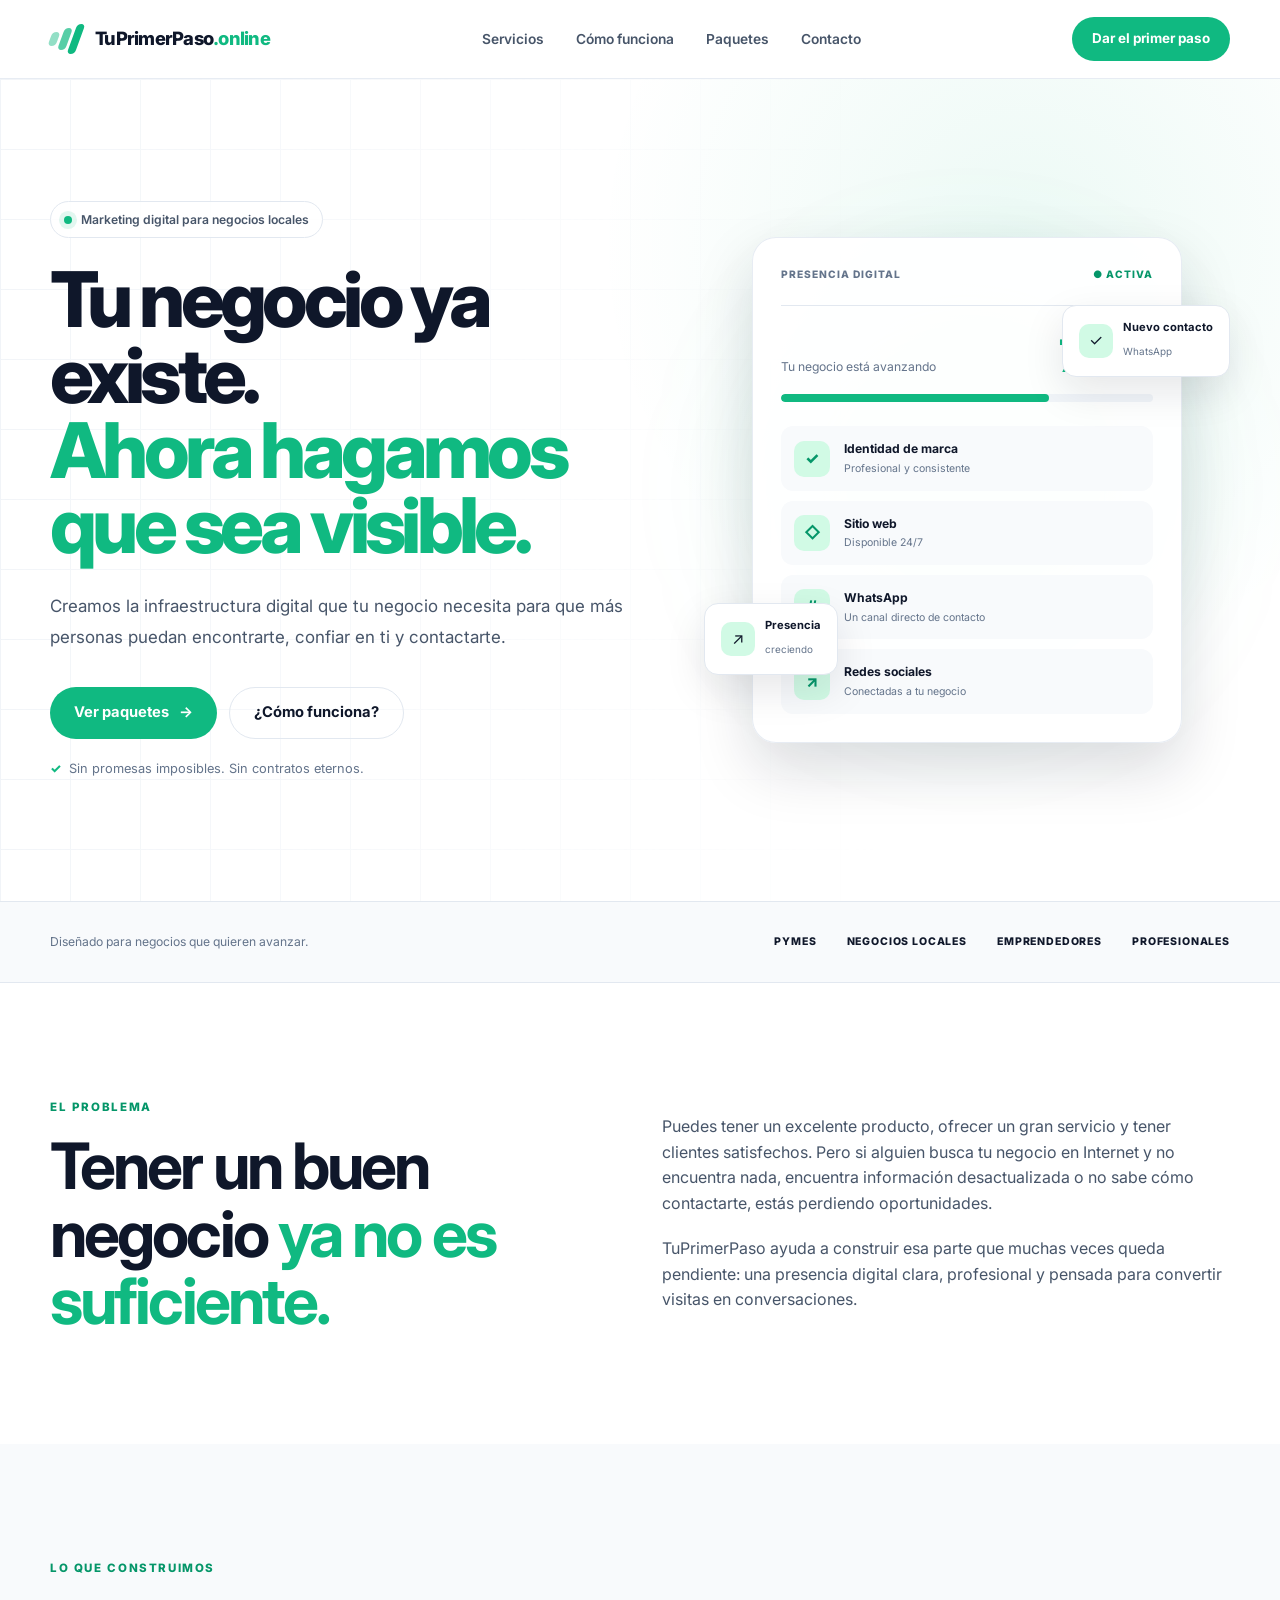
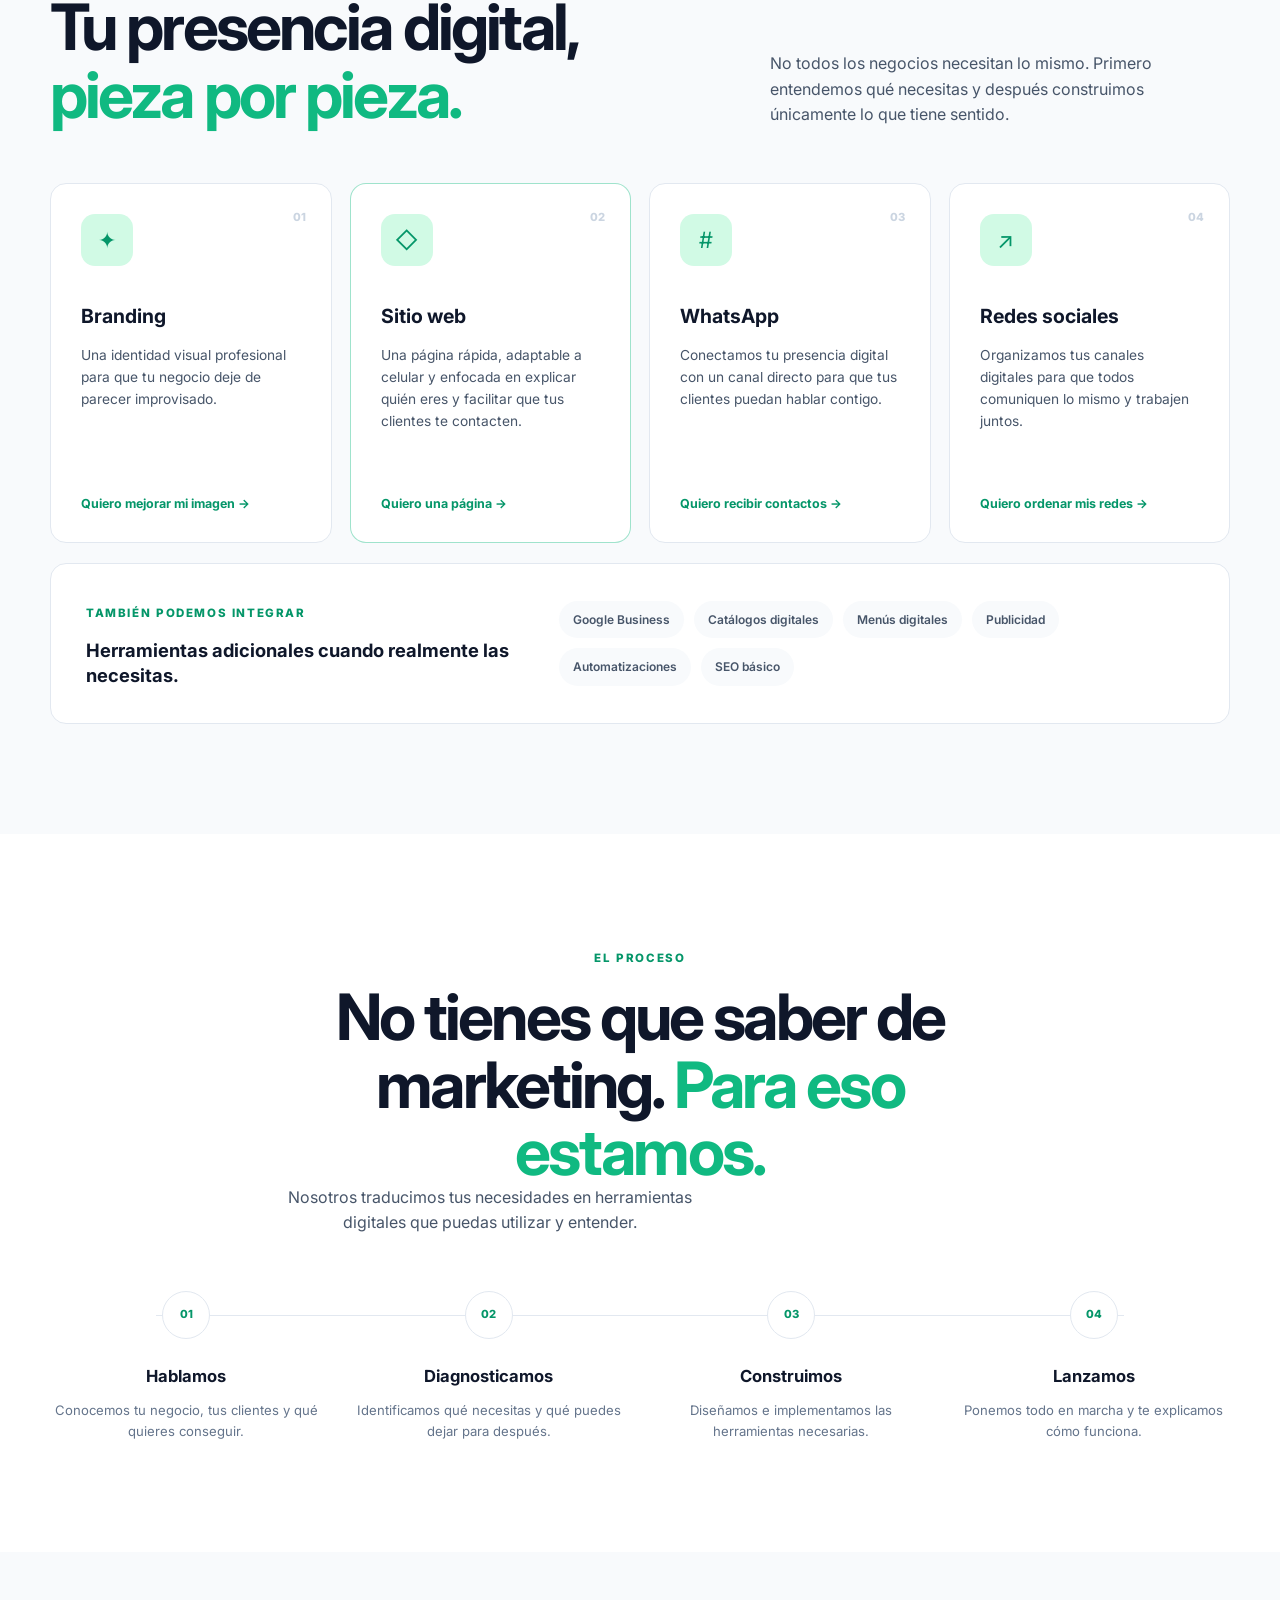
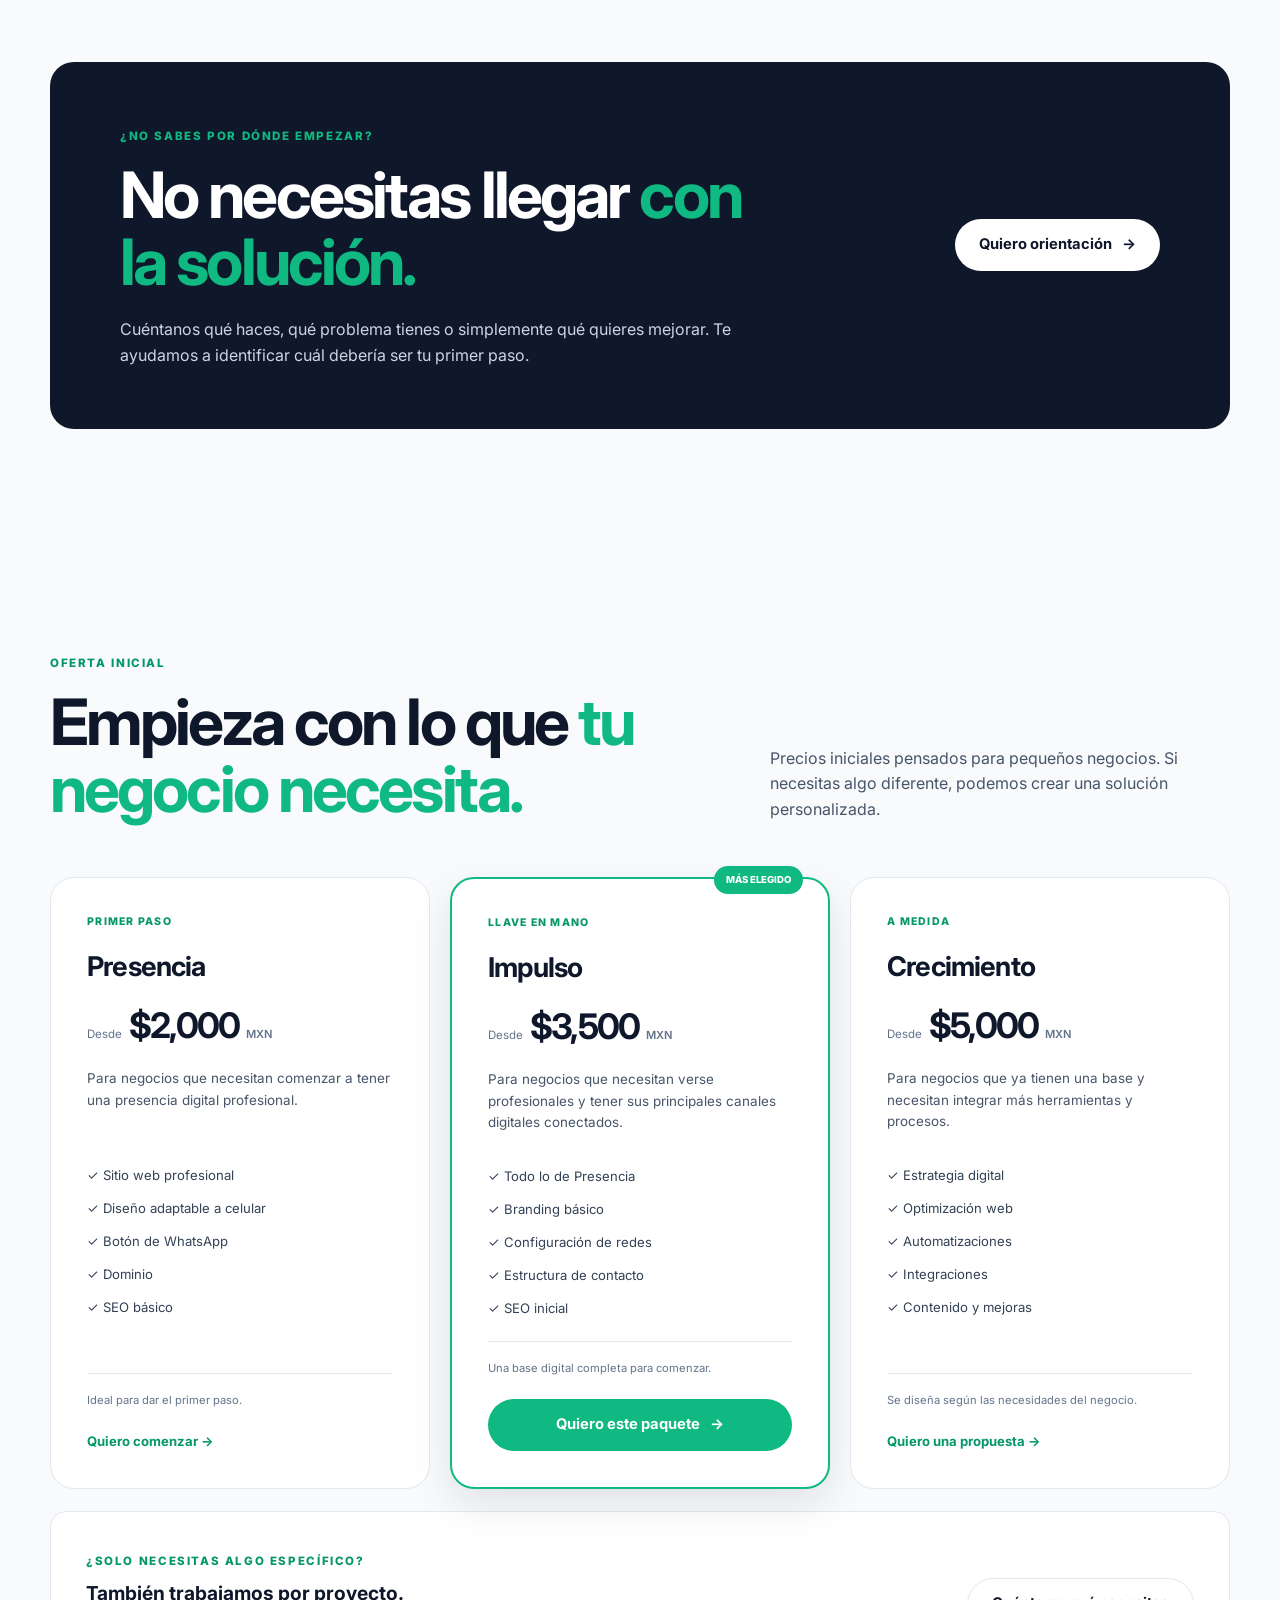
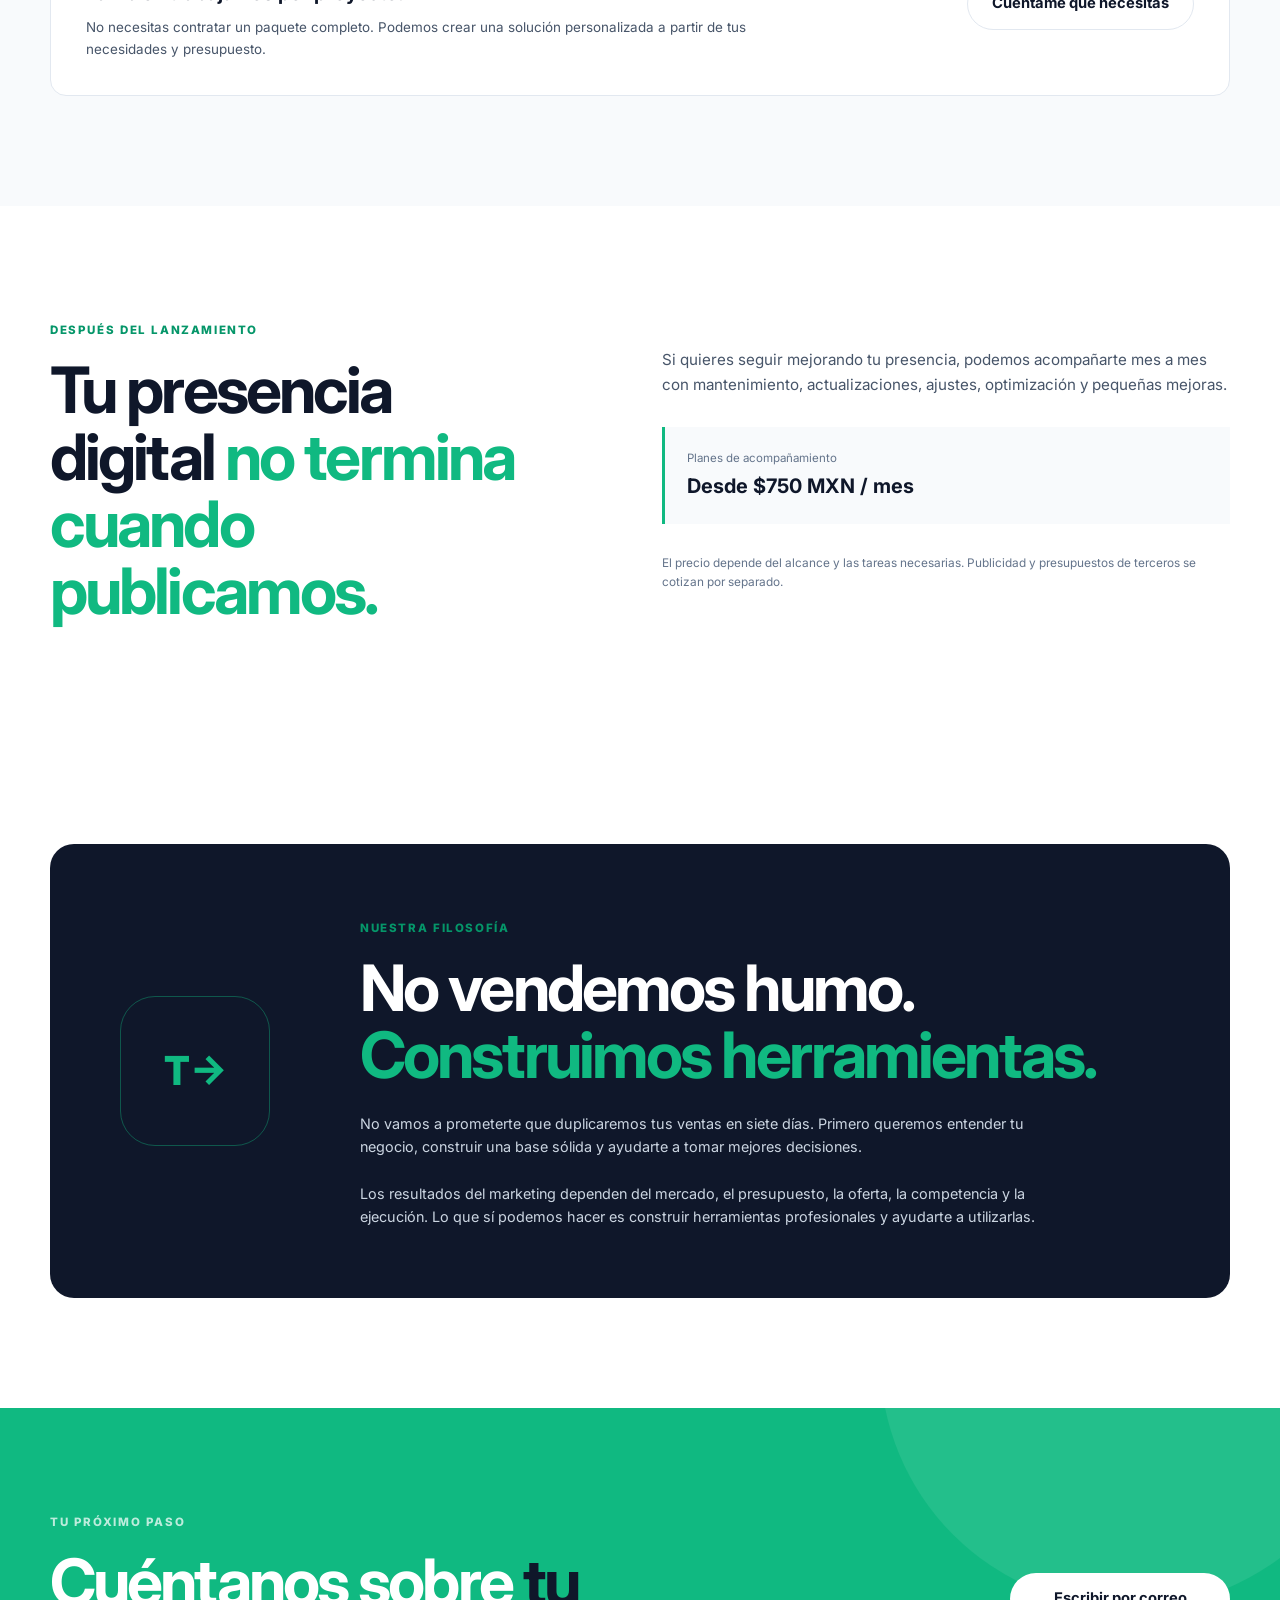
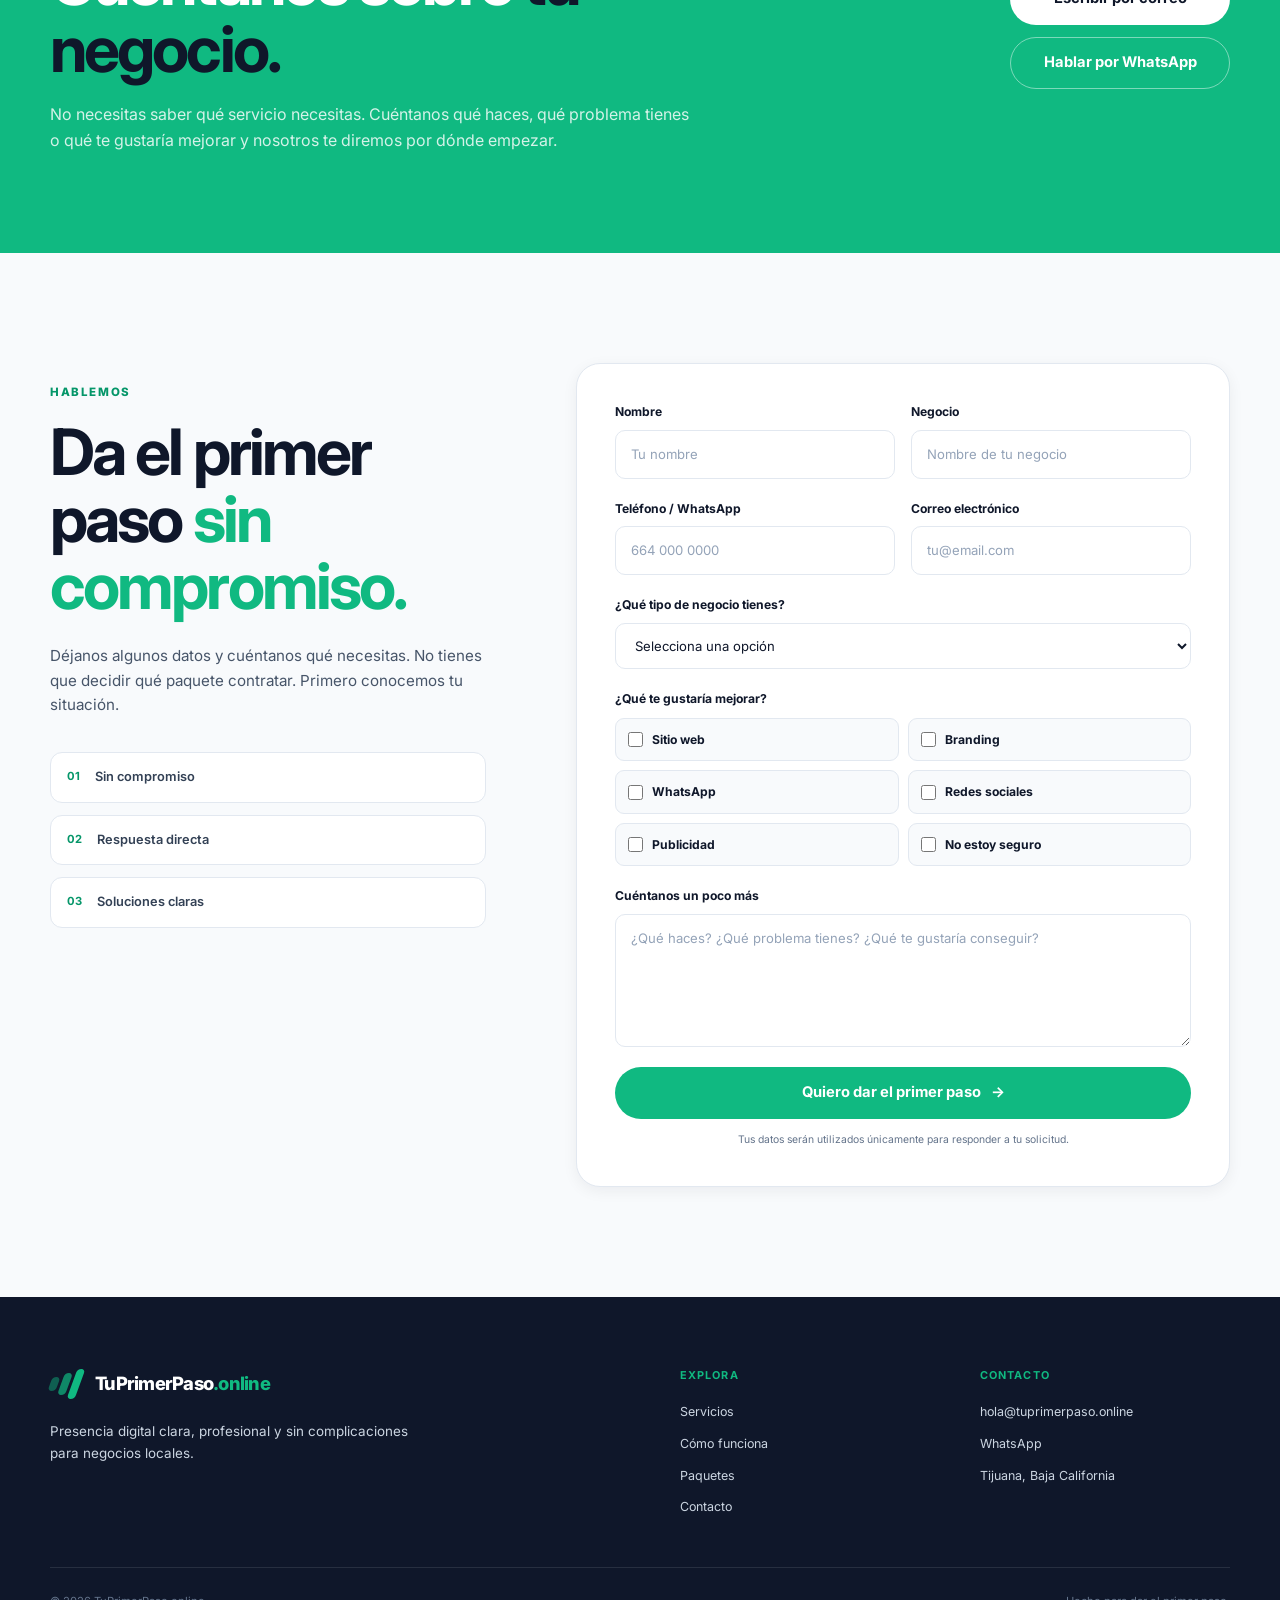
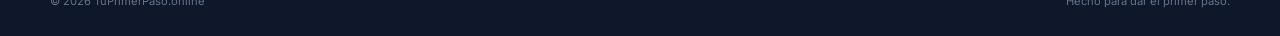
<file: index.html>
<!DOCTYPE html>
<html lang="es">
<head>
    <meta charset="UTF-8">

    <meta
        name="viewport"
        content="width=device-width, initial-scale=1.0"
    >

    <title>TuPrimerPaso.online | Marketing digital para negocios locales</title>

    <meta
        name="description"
        content="Ayudamos a negocios locales a construir una presencia digital profesional con páginas web, branding, WhatsApp, redes sociales y herramientas para conseguir clientes."
    >

    <meta
        name="keywords"
        content="marketing digital Tijuana, páginas web Tijuana, diseño web Tijuana, branding Tijuana, redes sociales Tijuana, WhatsApp para negocios"
    >

    <meta name="author" content="TuPrimerPaso.online">

    <meta
        property="og:title"
        content="TuPrimerPaso.online | Haz visible tu negocio"
    >

    <meta
        property="og:description"
        content="Construimos la infraestructura digital que tu negocio necesita para que más personas puedan encontrarte, confiar en ti y contactarte."
    >

    <meta
        property="og:url"
        content="https://tuprimerpaso.online"
    >

    <meta
        property="og:site_name"
        content="TuPrimerPaso.online"
    >

    <link rel="preconnect" href="https://fonts.googleapis.com">

    <link
        rel="preconnect"
        href="https://fonts.gstatic.com"
        crossorigin
    >

    <link
        href="https://fonts.googleapis.com/css2?family=Inter:wght@400;500;600;700;800&display=swap"
        rel="stylesheet"
    >

    <link rel="stylesheet" href="css/styles.css">
</head>

<body>

    <!-- =====================================================
         HEADER
         ===================================================== -->

    <header class="header">

        <div class="container nav">

            <a href="#inicio" class="logo" aria-label="TuPrimerPaso.online">

                <div class="logo-mark" aria-hidden="true">
                    <span></span>
                    <span></span>
                    <span></span>
                </div>

                <div class="logo-text">
                    TuPrimerPaso<span>.online</span>
                </div>

            </a>

            <nav class="nav-links" id="navLinks">

                <a href="#servicios">Servicios</a>
                <a href="#proceso">Cómo funciona</a>
                <a href="#paquetes">Paquetes</a>
                <a href="#contacto">Contacto</a>

            </nav>

            <a
                href="#contacto"
                class="btn btn-small"
            >
                Dar el primer paso
            </a>

            <button
                class="menu-toggle"
                id="menuToggle"
                aria-label="Abrir menú"
                aria-expanded="false"
                type="button"
            >
                ☰
            </button>

        </div>

    </header>


    <main id="inicio">

        <!-- =====================================================
             HERO
             ===================================================== -->

        <section class="hero">

            <div class="hero-grid"></div>

            <div class="container hero-content">

                <div class="hero-copy">

                    <div class="eyebrow">
                        <span class="status-dot"></span>
                        Marketing digital para negocios locales
                    </div>

                    <h1>
                        Tu negocio ya existe.
                        <span>Ahora hagamos que sea visible.</span>
                    </h1>

                    <p class="hero-description">
                        Creamos la infraestructura digital que tu negocio
                        necesita para que más personas puedan encontrarte,
                        confiar en ti y contactarte.
                    </p>

                    <div class="hero-actions">

                        <a
                            href="#paquetes"
                            class="btn"
                        >
                            Ver paquetes
                            <span>→</span>
                        </a>

                        <a
                            href="#proceso"
                            class="btn btn-ghost"
                        >
                            ¿Cómo funciona?
                        </a>

                    </div>

                    <div class="hero-note">
                        <span>✓</span>
                        Sin promesas imposibles. Sin contratos eternos.
                    </div>

                </div>


                <div class="hero-visual">

                    <div class="visual-glow"></div>

                    <div class="dashboard-card">

                        <div class="dashboard-top">
                            <span>PRESENCIA DIGITAL</span>
                            <span class="dashboard-status">
                                ● ACTIVA
                            </span>
                        </div>

                        <div class="dashboard-score">

                            <div>
                                <span>
                                    Tu negocio está avanzando
                                </span>
                            </div>

                            <strong>72%</strong>

                        </div>

                        <div class="progress">
                            <div class="progress-fill"></div>
                        </div>

                        <div class="dashboard-items">

                            <div class="dashboard-item">

                                <div class="item-icon">
                                    ✓
                                </div>

                                <div>
                                    <strong>Identidad de marca</strong>
                                    <small>Profesional y consistente</small>
                                </div>

                            </div>

                            <div class="dashboard-item">

                                <div class="item-icon">
                                    ◇
                                </div>

                                <div>
                                    <strong>Sitio web</strong>
                                    <small>Disponible 24/7</small>
                                </div>

                            </div>

                            <div class="dashboard-item">

                                <div class="item-icon">
                                    #
                                </div>

                                <div>
                                    <strong>WhatsApp</strong>
                                    <small>Un canal directo de contacto</small>
                                </div>

                            </div>

                            <div class="dashboard-item">

                                <div class="item-icon">
                                    ↗
                                </div>

                                <div>
                                    <strong>Redes sociales</strong>
                                    <small>Conectadas a tu negocio</small>
                                </div>

                            </div>

                        </div>

                    </div>


                    <div class="floating-card floating-card-one">

                        <span>✓</span>

                        <div>
                            <strong>Nuevo contacto</strong>
                            <small>WhatsApp</small>
                        </div>

                    </div>


                    <div class="floating-card floating-card-two">

                        <span>↗</span>

                        <div>
                            <strong>Presencia</strong>
                            <small>creciendo</small>
                        </div>

                    </div>

                </div>

            </div>

        </section>


        <!-- =====================================================
             TRUST BAR
             ===================================================== -->

        <section class="trust-bar">

            <div class="container trust-content">

                <span>
                    Diseñado para negocios que quieren avanzar.
                </span>

                <div>
                    <span>PYMES</span>
                    <span>NEGOCIOS LOCALES</span>
                    <span>EMPRENDEDORES</span>
                    <span>PROFESIONALES</span>
                </div>

            </div>

        </section>


        <!-- =====================================================
             PROBLEMA
             ===================================================== -->

        <section class="section intro" id="problema">

            <div class="container intro-grid">

                <div>

                    <span class="section-tag">
                        EL PROBLEMA
                    </span>

                    <h2>
                        Tener un buen negocio
                        <span>ya no es suficiente.</span>
                    </h2>

                </div>

                <div class="intro-text">

                    <p>
                        Puedes tener un excelente producto, ofrecer un
                        gran servicio y tener clientes satisfechos.
                        Pero si alguien busca tu negocio en Internet y
                        no encuentra nada, encuentra información
                        desactualizada o no sabe cómo contactarte,
                        estás perdiendo oportunidades.
                    </p>

                    <p>
                        TuPrimerPaso ayuda a construir esa parte que
                        muchas veces queda pendiente: una presencia
                        digital clara, profesional y pensada para
                        convertir visitas en conversaciones.
                    </p>

                </div>

            </div>

        </section>


        <!-- =====================================================
             SERVICIOS
             ===================================================== -->

        <section class="section services" id="servicios">

            <div class="container">

                <div class="section-heading">

                    <div>

                        <span class="section-tag">
                            LO QUE CONSTRUIMOS
                        </span>

                        <h2>
                            Tu presencia digital,
                            <span>pieza por pieza.</span>
                        </h2>

                    </div>

                    <p>
                        No todos los negocios necesitan lo mismo.
                        Primero entendemos qué necesitas y después
                        construimos únicamente lo que tiene sentido.
                    </p>

                </div>


                <div class="services-grid">

                    <article class="service-card">

                        <span class="service-number">01</span>

                        <div class="service-icon">
                            ✦
                        </div>

                        <h3>Branding</h3>

                        <p>
                            Una identidad visual profesional para que
                            tu negocio deje de parecer improvisado.
                        </p>

                        <a href="#contacto">
                            Quiero mejorar mi imagen →
                        </a>

                    </article>


                    <article class="service-card featured-service">

                        <span class="service-number">02</span>

                        <div class="service-icon">
                            ◇
                        </div>

                        <h3>Sitio web</h3>

                        <p>
                            Una página rápida, adaptable a celular y
                            enfocada en explicar quién eres y facilitar
                            que tus clientes te contacten.
                        </p>

                        <a href="#contacto">
                            Quiero una página →
                        </a>

                    </article>


                    <article class="service-card">

                        <span class="service-number">03</span>

                        <div class="service-icon">
                            #
                        </div>

                        <h3>WhatsApp</h3>

                        <p>
                            Conectamos tu presencia digital con un canal
                            directo para que tus clientes puedan hablar
                            contigo.
                        </p>

                        <a href="#contacto">
                            Quiero recibir contactos →
                        </a>

                    </article>


                    <article class="service-card">

                        <span class="service-number">04</span>

                        <div class="service-icon">
                            ↗
                        </div>

                        <h3>Redes sociales</h3>

                        <p>
                            Organizamos tus canales digitales para que
                            todos comuniquen lo mismo y trabajen juntos.
                        </p>

                        <a href="#contacto">
                            Quiero ordenar mis redes →
                        </a>

                    </article>

                </div>


                <div class="service-extension">

                    <div>
                        <span class="section-tag">
                            TAMBIÉN PODEMOS INTEGRAR
                        </span>

                        <h3>
                            Herramientas adicionales cuando realmente
                            las necesitas.
                        </h3>
                    </div>

                    <div class="extension-list">

                        <span>Google Business</span>
                        <span>Catálogos digitales</span>
                        <span>Menús digitales</span>
                        <span>Publicidad</span>
                        <span>Automatizaciones</span>
                        <span>SEO básico</span>

                    </div>

                </div>

            </div>

        </section>


        <!-- =====================================================
             PROCESO
             ===================================================== -->

        <section class="section process" id="proceso">

            <div class="container">

                <div class="section-heading centered">

                    <span class="section-tag">
                        EL PROCESO
                    </span>

                    <h2>
                        No tienes que saber de marketing.
                        <span>Para eso estamos.</span>
                    </h2>

                    <p>
                        Nosotros traducimos tus necesidades en
                        herramientas digitales que puedas utilizar
                        y entender.
                    </p>

                </div>


                <div class="process-line">

                    <div class="process-step">

                        <div class="step-number">
                            01
                        </div>

                        <h3>Hablamos</h3>

                        <p>
                            Conocemos tu negocio, tus clientes y
                            qué quieres conseguir.
                        </p>

                    </div>


                    <div class="process-step">

                        <div class="step-number">
                            02
                        </div>

                        <h3>Diagnosticamos</h3>

                        <p>
                            Identificamos qué necesitas y qué
                            puedes dejar para después.
                        </p>

                    </div>


                    <div class="process-step">

                        <div class="step-number">
                            03
                        </div>

                        <h3>Construimos</h3>

                        <p>
                            Diseñamos e implementamos las
                            herramientas necesarias.
                        </p>

                    </div>


                    <div class="process-step">

                        <div class="step-number">
                            04
                        </div>

                        <h3>Lanzamos</h3>

                        <p>
                            Ponemos todo en marcha y te explicamos
                            cómo funciona.
                        </p>

                    </div>

                </div>

            </div>

        </section>


        <!-- =====================================================
             DIAGNÓSTICO
             ===================================================== -->

        <section class="section diagnosis">

            <div class="container diagnosis-box">

                <div class="diagnosis-content">

                    <span class="section-tag">
                        ¿NO SABES POR DÓNDE EMPEZAR?
                    </span>

                    <h2>
                        No necesitas llegar
                        <span>con la solución.</span>
                    </h2>

                    <p>
                        Cuéntanos qué haces, qué problema tienes o
                        simplemente qué quieres mejorar. Te ayudamos
                        a identificar cuál debería ser tu primer paso.
                    </p>

                </div>

                <a
                    href="#contacto"
                    class="btn btn-light"
                >
                    Quiero orientación
                    <span>→</span>
                </a>

            </div>

        </section>


        <!-- =====================================================
             PAQUETES
             ===================================================== -->

        <section class="section packages" id="paquetes">

            <div class="container">

                <div class="section-heading">

                    <div>

                        <span class="section-tag">
                            OFERTA INICIAL
                        </span>

                        <h2>
                            Empieza con lo que
                            <span>tu negocio necesita.</span>
                        </h2>

                    </div>

                    <p>
                        Precios iniciales pensados para pequeños
                        negocios. Si necesitas algo diferente,
                        podemos crear una solución personalizada.
                    </p>

                </div>


                <div class="packages-grid">

                    <!-- PRESENCIA -->

                    <article class="package-card">

                        <span class="package-label">
                            PRIMER PASO
                        </span>

                        <h3>Presencia</h3>

                        <div class="package-price">
                            <small>Desde</small>
                            <strong>$2,000</strong>
                            <span>MXN</span>
                        </div>

                        <p>
                            Para negocios que necesitan comenzar
                            a tener una presencia digital profesional.
                        </p>

                        <ul>

                            <li>
                                ✓ Sitio web profesional
                            </li>

                            <li>
                                ✓ Diseño adaptable a celular
                            </li>

                            <li>
                                ✓ Botón de WhatsApp
                            </li>

                            <li>
                                ✓ Dominio
                            </li>

                            <li>
                                ✓ SEO básico
                            </li>

                        </ul>

                        <div class="package-note">
                            Ideal para dar el primer paso.
                        </div>

                        <a
                            href="#contacto"
                            class="package-link"
                        >
                            Quiero comenzar →
                        </a>

                    </article>


                    <!-- IMPULSO -->

                    <article class="package-card package-main">

                        <span class="popular">
                            MÁS ELEGIDO
                        </span>

                        <span class="package-label">
                            LLAVE EN MANO
                        </span>

                        <h3>Impulso</h3>

                        <div class="package-price">
                            <small>Desde</small>
                            <strong>$3,500</strong>
                            <span>MXN</span>
                        </div>

                        <p>
                            Para negocios que necesitan verse
                            profesionales y tener sus principales
                            canales digitales conectados.
                        </p>

                        <ul>

                            <li>
                                ✓ Todo lo de Presencia
                            </li>

                            <li>
                                ✓ Branding básico
                            </li>

                            <li>
                                ✓ Configuración de redes
                            </li>

                            <li>
                                ✓ Estructura de contacto
                            </li>

                            <li>
                                ✓ SEO inicial
                            </li>

                        </ul>

                        <div class="package-note">
                            Una base digital completa para comenzar.
                        </div>

                        <a
                            href="#contacto"
                            class="btn"
                        >
                            Quiero este paquete
                            <span>→</span>
                        </a>

                    </article>


                    <!-- CRECIMIENTO -->

                    <article class="package-card">

                        <span class="package-label">
                            A MEDIDA
                        </span>

                        <h3>Crecimiento</h3>

                        <div class="package-price">
                            <small>Desde</small>
                            <strong>$5,000</strong>
                            <span>MXN</span>
                        </div>

                        <p>
                            Para negocios que ya tienen una base
                            y necesitan integrar más herramientas
                            y procesos.
                        </p>

                        <ul>

                            <li>
                                ✓ Estrategia digital
                            </li>

                            <li>
                                ✓ Optimización web
                            </li>

                            <li>
                                ✓ Automatizaciones
                            </li>

                            <li>
                                ✓ Integraciones
                            </li>

                            <li>
                                ✓ Contenido y mejoras
                            </li>

                        </ul>

                        <div class="package-note">
                            Se diseña según las necesidades del negocio.
                        </div>

                        <a
                            href="#contacto"
                            class="package-link"
                        >
                            Quiero una propuesta →
                        </a>

                    </article>

                </div>


                <!-- SERVICIOS PERSONALIZADOS -->

                <div class="custom-package">

                    <div>

                        <span class="section-tag">
                            ¿SOLO NECESITAS ALGO ESPECÍFICO?
                        </span>

                        <h3>
                            También trabajamos por proyecto.
                        </h3>

                        <p>
                            No necesitas contratar un paquete completo.
                            Podemos crear una solución personalizada
                            a partir de tus necesidades y presupuesto.
                        </p>

                    </div>

                    <a
                        href="#contacto"
                        class="btn btn-ghost"
                    >
                        Cuéntame qué necesitas
                    </a>

                </div>

            </div>

        </section>


        <!-- =====================================================
             ACOMPAÑAMIENTO
             ===================================================== -->

        <section class="section recurring">

            <div class="container recurring-grid">

                <div>

                    <span class="section-tag">
                        DESPUÉS DEL LANZAMIENTO
                    </span>

                    <h2>
                        Tu presencia digital
                        <span>no termina cuando publicamos.</span>
                    </h2>

                </div>

                <div>

                    <p>
                        Si quieres seguir mejorando tu presencia,
                        podemos acompañarte mes a mes con mantenimiento,
                        actualizaciones, ajustes, optimización y
                        pequeñas mejoras.
                    </p>

                    <div class="recurring-price">
                        <span>Planes de acompañamiento</span>
                        <strong>Desde $750 MXN / mes</strong>
                    </div>

                    <p class="small-text">
                        El precio depende del alcance y las tareas
                        necesarias. Publicidad y presupuestos de
                        terceros se cotizan por separado.
                    </p>

                </div>

            </div>

        </section>


        <!-- =====================================================
             FILOSOFÍA
             ===================================================== -->

        <section class="section philosophy">

            <div class="container philosophy-box">

                <div class="philosophy-mark">
                    T→
                </div>

                <div>

                    <span class="section-tag">
                        NUESTRA FILOSOFÍA
                    </span>

                    <h2>
                        No vendemos humo.
                        <span>Construimos herramientas.</span>
                    </h2>

                    <p>
                        No vamos a prometerte que duplicaremos tus ventas
                        en siete días. Primero queremos entender tu negocio,
                        construir una base sólida y ayudarte a tomar mejores
                        decisiones.
                    </p>

                    <p>
                        Los resultados del marketing dependen del mercado,
                        el presupuesto, la oferta, la competencia y la
                        ejecución. Lo que sí podemos hacer es construir
                        herramientas profesionales y ayudarte a utilizarlas.
                    </p>

                </div>

            </div>

        </section>


        <!-- =====================================================
             CTA
             ===================================================== -->

        <section class="cta" id="contacto">

            <div class="container cta-content">

                <div>

                    <span class="section-tag">
                        TU PRÓXIMO PASO
                    </span>

                    <h2>
                        Cuéntanos sobre
                        <span>tu negocio.</span>
                    </h2>

                    <p>
                        No necesitas saber qué servicio necesitas.
                        Cuéntanos qué haces, qué problema tienes o
                        qué te gustaría mejorar y nosotros te diremos
                        por dónde empezar.
                    </p>

                </div>

                <div class="cta-actions">

                    <a
                        href="mailto:hola@tuprimerpaso.online"
                        class="btn btn-light"
                    >
                        Escribir por correo
                    </a>

                    <a
                        href="https://wa.me/526648233555?text=Hola%20TuPrimerPaso%2C%20me%20gustar%C3%ADa%20recibir%20informaci%C3%B3n."
                        target="_blank"
                        rel="noopener noreferrer"
                        class="btn btn-outline-light"
                    >
                        Hablar por WhatsApp
                    </a>

                </div>

            </div>

        </section>


        <!-- =====================================================
             FORMULARIO
             ===================================================== -->

        <section class="section contact-form-section">

            <div class="container contact-grid">

                <div class="contact-copy">

                    <span class="section-tag">
                        HABLEMOS
                    </span>

                    <h2>
                        Da el primer paso
                        <span>sin compromiso.</span>
                    </h2>

                    <p>
                        Déjanos algunos datos y cuéntanos qué necesitas.
                        No tienes que decidir qué paquete contratar.
                        Primero conocemos tu situación.
                    </p>

                    <div class="contact-points">

                        <div>
                            <strong>01</strong>
                            <span>Sin compromiso</span>
                        </div>

                        <div>
                            <strong>02</strong>
                            <span>Respuesta directa</span>
                        </div>

                        <div>
                            <strong>03</strong>
                            <span>Soluciones claras</span>
                        </div>

                    </div>

                </div>


                <form
                    action="https://formsubmit.co/hola@tuprimerpaso.online"
                    method="POST"
                    class="contact-form"
                >

                    <input
                        type="hidden"
                        name="_subject"
                        value="Nuevo prospecto desde TuPrimerPaso.online"
                    >

                    <input
                        type="hidden"
                        name="_captcha"
                        value="true"
                    >

                    <input
                        type="hidden"
                        name="_template"
                        value="table"
                    >

                    <input
                        type="hidden"
                        name="_next"
                        value="https://tuprimerpaso.online/gracias.html"
                    >

                    <div class="form-row">

                        <div class="form-group">

                            <label for="nombre">
                                Nombre
                            </label>

                            <input
                                type="text"
                                id="nombre"
                                name="nombre"
                                placeholder="Tu nombre"
                                required
                            >

                        </div>

                        <div class="form-group">

                            <label for="negocio">
                                Negocio
                            </label>

                            <input
                                type="text"
                                id="negocio"
                                name="negocio"
                                placeholder="Nombre de tu negocio"
                                required
                            >

                        </div>

                    </div>


                    <div class="form-row">

                        <div class="form-group">

                            <label for="telefono">
                                Teléfono / WhatsApp
                            </label>

                            <input
                                type="tel"
                                id="telefono"
                                name="telefono"
                                placeholder="664 000 0000"
                            >

                        </div>

                        <div class="form-group">

                            <label for="correo">
                                Correo electrónico
                            </label>

                            <input
                                type="email"
                                id="correo"
                                name="correo"
                                placeholder="tu@email.com"
                                required
                            >

                        </div>

                    </div>


                    <div class="form-group">

                        <label for="tipo_negocio">
                            ¿Qué tipo de negocio tienes?
                        </label>

                        <select
                            id="tipo_negocio"
                            name="tipo_negocio"
                            required
                        >

                            <option value="">
                                Selecciona una opción
                            </option>

                            <option value="Restaurante">
                                Restaurante / Café
                            </option>

                            <option value="Barberia">
                                Barbería / Salón
                            </option>

                            <option value="Profesional">
                                Profesional independiente
                            </option>

                            <option value="Tienda">
                                Tienda / Comercio
                            </option>

                            <option value="Servicios">
                                Servicios
                            </option>

                            <option value="Industria">
                                Industria
                            </option>

                            <option value="Emprendimiento">
                                Emprendimiento
                            </option>

                            <option value="Otro">
                                Otro
                            </option>

                        </select>

                    </div>


                    <fieldset class="form-group">

                        <legend>
                            ¿Qué te gustaría mejorar?
                        </legend>

                        <div class="checkbox-grid">

                            <label class="checkbox-label">
                                <input
                                    type="checkbox"
                                    name="necesidades"
                                    value="Sitio Web"
                                >
                                <span>Sitio web</span>
                            </label>

                            <label class="checkbox-label">
                                <input
                                    type="checkbox"
                                    name="necesidades"
                                    value="Branding"
                                >
                                <span>Branding</span>
                            </label>

                            <label class="checkbox-label">
                                <input
                                    type="checkbox"
                                    name="necesidades"
                                    value="WhatsApp"
                                >
                                <span>WhatsApp</span>
                            </label>

                            <label class="checkbox-label">
                                <input
                                    type="checkbox"
                                    name="necesidades"
                                    value="Redes Sociales"
                                >
                                <span>Redes sociales</span>
                            </label>

                            <label class="checkbox-label">
                                <input
                                    type="checkbox"
                                    name="necesidades"
                                    value="Publicidad"
                                >
                                <span>Publicidad</span>
                            </label>

                            <label class="checkbox-label">
                                <input
                                    type="checkbox"
                                    name="necesidades"
                                    value="No estoy seguro"
                                >
                                <span>No estoy seguro</span>
                            </label>

                        </div>

                    </fieldset>


                    <div class="form-group">

                        <label for="mensaje">
                            Cuéntanos un poco más
                        </label>

                        <textarea
                            id="mensaje"
                            name="mensaje"
                            rows="5"
                            placeholder="¿Qué haces? ¿Qué problema tienes? ¿Qué te gustaría conseguir?"
                        ></textarea>

                    </div>


                    <button
                        type="submit"
                        class="btn form-submit"
                    >
                        Quiero dar el primer paso
                        <span>→</span>
                    </button>

                    <p class="form-disclaimer">
                        Tus datos serán utilizados únicamente para
                        responder a tu solicitud.
                    </p>

                </form>

            </div>

        </section>

    </main>


    <!-- =====================================================
         FOOTER
         ===================================================== -->

    <footer class="footer">

        <div class="container">

            <div class="footer-grid">

                <div>

                    <a
                        href="#inicio"
                        class="logo footer-logo"
                    >

                        <div class="logo-mark" aria-hidden="true">
                            <span></span>
                            <span></span>
                            <span></span>
                        </div>

                        <div class="logo-text">
                            TuPrimerPaso<span>.online</span>
                        </div>

                    </a>

                    <p>
                        Presencia digital clara, profesional y sin
                        complicaciones para negocios locales.
                    </p>

                </div>


                <div class="footer-links">

                    <div>

                        <strong>EXPLORA</strong>

                        <a href="#servicios">
                            Servicios
                        </a>

                        <a href="#proceso">
                            Cómo funciona
                        </a>

                        <a href="#paquetes">
                            Paquetes
                        </a>

                        <a href="#contacto">
                            Contacto
                        </a>

                    </div>


                    <div>

                        <strong>CONTACTO</strong>

                        <a href="mailto:hola@tuprimerpaso.online">
                            hola@tuprimerpaso.online
                        </a>

                        <a
                            href="https://wa.me/526648233555"
                            target="_blank"
                            rel="noopener noreferrer"
                        >
                            WhatsApp
                        </a>

                        <span>
                            Tijuana, Baja California
                        </span>

                    </div>

                </div>

            </div>


            <div class="footer-bottom">

                <span>
                    © <span id="currentYear"></span>
                    TuPrimerPaso.online
                </span>

                <span>
                    Hecho para dar el primer paso.
                </span>

            </div>

        </div>

    </footer>


    <!-- =====================================================
         JAVASCRIPT
         ===================================================== -->

    <script>

        const menuToggle = document.getElementById("menuToggle");
        const navLinks = document.getElementById("navLinks");

        if (menuToggle && navLinks) {

            menuToggle.addEventListener("click", () => {

                const isOpen =
                    navLinks.classList.toggle("active");

                menuToggle.setAttribute(
                    "aria-expanded",
                    isOpen
                );

                menuToggle.textContent =
                    isOpen ? "×" : "☰";

            });


            navLinks.querySelectorAll("a").forEach(link => {

                link.addEventListener("click", () => {

                    navLinks.classList.remove("active");

                    menuToggle.setAttribute(
                        "aria-expanded",
                        "false"
                    );

                    menuToggle.textContent = "☰";

                });

            });

        }


        const currentYear =
            document.getElementById("currentYear");

        if (currentYear) {
            currentYear.textContent =
                new Date().getFullYear();
        }

    </script>

</body>
</html>
</file>
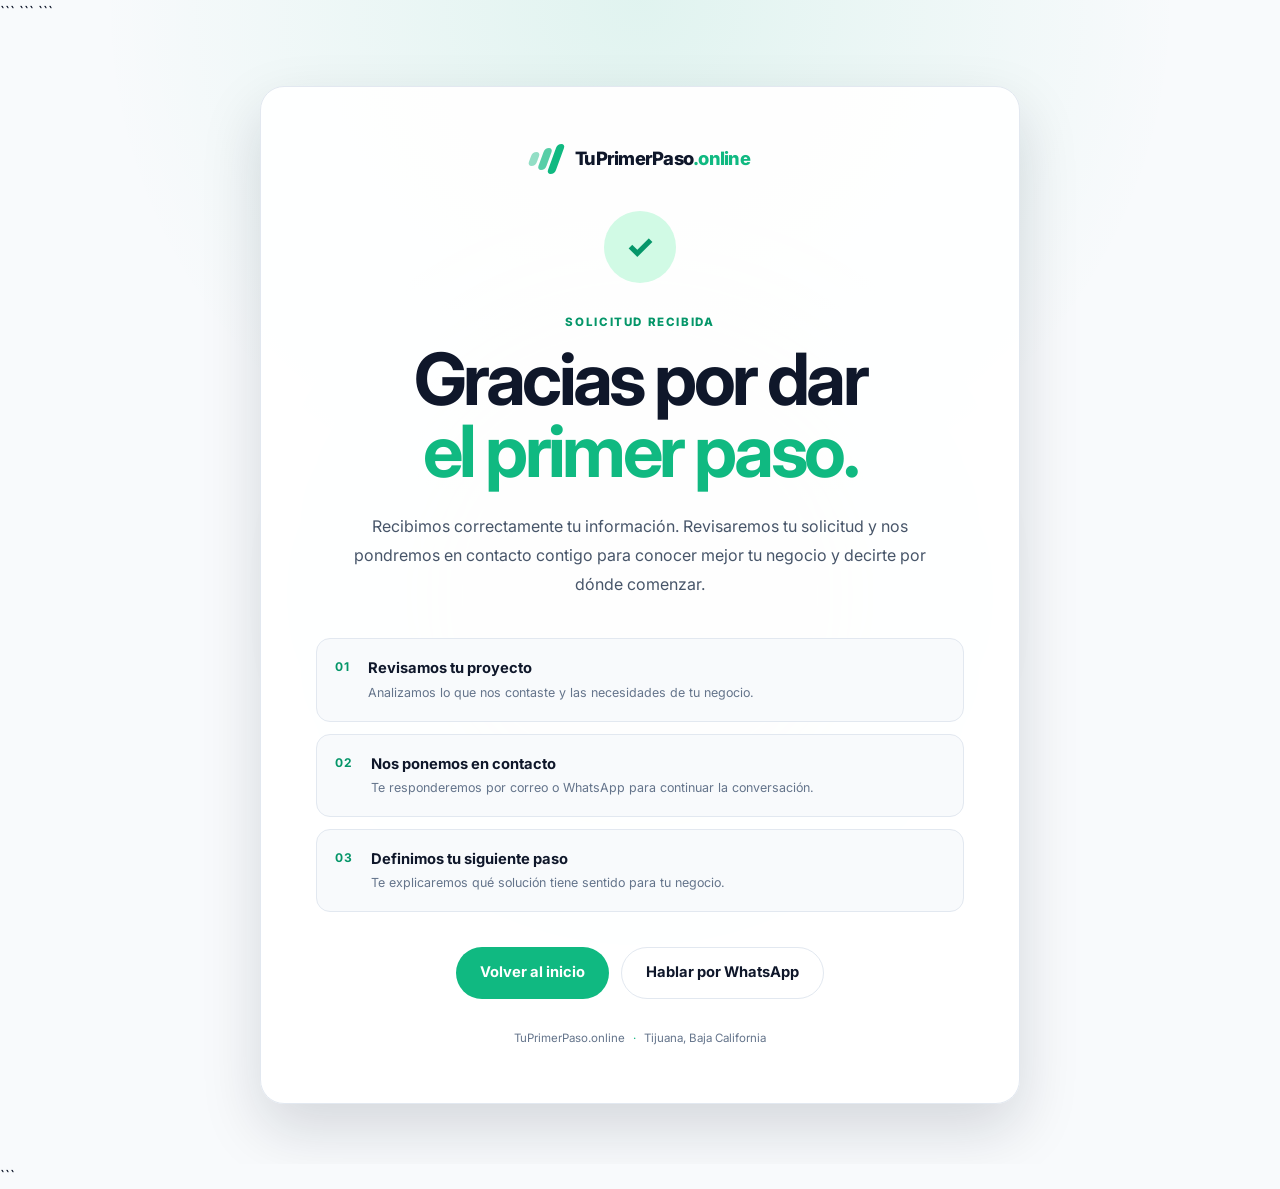
<file: gracias.html>
<!DOCTYPE html>

<html lang="es">
<head>
    <meta charset="UTF-8">

```
<meta
    name="viewport"
    content="width=device-width, initial-scale=1.0"
>

<meta
    name="robots"
    content="noindex, nofollow"
>

<meta
    name="description"
    content="Gracias por contactar a TuPrimerPaso. Nos pondremos en contacto contigo próximamente."
>

<title>
    Gracias | TuPrimerPaso
</title>

<!-- Google Fonts -->
<link rel="preconnect" href="https://fonts.googleapis.com">

<link
    rel="preconnect"
    href="https://fonts.gstatic.com"
    crossorigin
>

<link
    href="https://fonts.googleapis.com/css2?family=Inter:wght@400;500;600;700;800&display=swap"
    rel="stylesheet"
>

<!-- CSS principal -->
<link
    rel="stylesheet"
    href="css/styles.css"
>
```

</head>

<body class="thank-you-page">

```
<main class="thank-you">

    <div class="thank-you-glow"></div>

    <div class="thank-you-card">

        <!-- Logo -->

        <a
            href="index.html"
            class="logo thank-you-logo"
            aria-label="TuPrimerPaso - Inicio"
        >

            <div class="logo-mark">

                <span></span>
                <span></span>
                <span></span>

            </div>

            <div class="logo-text">
                TuPrimerPaso<span>.online</span>
            </div>

        </a>


        <!-- Icono -->

        <div
            class="thank-you-icon"
            aria-hidden="true"
        >
            ✓
        </div>


        <!-- Contenido -->

        <span class="section-tag">
            SOLICITUD RECIBIDA
        </span>

        <h1>
            Gracias por dar
            <span>
                el primer paso.
            </span>
        </h1>

        <p class="thank-you-message">
            Recibimos correctamente tu información.
            Revisaremos tu solicitud y nos pondremos en
            contacto contigo para conocer mejor tu negocio
            y decirte por dónde comenzar.
        </p>


        <!-- Próximos pasos -->

        <div class="thank-you-steps">

            <div class="thank-you-step">

                <strong>
                    01
                </strong>

                <div>
                    <h3>
                        Revisamos tu proyecto
                    </h3>

                    <p>
                        Analizamos lo que nos contaste y
                        las necesidades de tu negocio.
                    </p>
                </div>

            </div>


            <div class="thank-you-step">

                <strong>
                    02
                </strong>

                <div>
                    <h3>
                        Nos ponemos en contacto
                    </h3>

                    <p>
                        Te responderemos por correo o
                        WhatsApp para continuar la conversación.
                    </p>
                </div>

            </div>


            <div class="thank-you-step">

                <strong>
                    03
                </strong>

                <div>
                    <h3>
                        Definimos tu siguiente paso
                    </h3>

                    <p>
                        Te explicaremos qué solución tiene
                        sentido para tu negocio.
                    </p>
                </div>

            </div>

        </div>


        <!-- Acciones -->

        <div class="thank-you-actions">

            <a
                href="index.html"
                class="btn"
            >
                Volver al inicio
            </a>

            <a
                href="https://wa.me/526648233555?text=Hola%2C%20acabo%20de%20enviar%20una%20solicitud%20desde%20TuPrimerPaso.online%20y%20me%20gustar%C3%ADa%20continuar%20la%20conversaci%C3%B3n."
                class="btn btn-ghost"
                target="_blank"
                rel="noopener noreferrer"
            >
                Hablar por WhatsApp
            </a>

        </div>


        <!-- Mensaje final -->

        <p class="thank-you-footer">
            TuPrimerPaso.online
            <span>
                ·
            </span>
            Tijuana, Baja California
        </p>

    </div>

</main>


<!-- JavaScript -->

<script src="js/main.js"></script>
```

</body>
</html>
</file>
<file: css/styles.css>
/* =========================================================
   TuPrimerPaso.online
   Stylesheet principal
   ========================================================= */


/* =========================================================
   VARIABLES
   ========================================================= */

:root {

    --navy: #0f172a;
    --navy-light: #1e293b;

    --emerald: #10b981;
    --emerald-dark: #059669;
    --emerald-light: #d1fae5;

    --white: #ffffff;

    --gray-50: #f8fafc;
    --gray-100: #f1f5f9;
    --gray-200: #e2e8f0;
    --gray-300: #cbd5e1;
    --gray-400: #94a3b8;
    --gray-500: #64748b;
    --gray-600: #475569;
    --gray-700: #334155;

    --shadow-sm:
        0 4px 15px rgba(15, 23, 42, 0.06);

    --shadow-md:
        0 15px 40px rgba(15, 23, 42, 0.10);

    --shadow-lg:
        0 25px 60px rgba(15, 23, 42, 0.15);

    --radius-sm: 10px;
    --radius-md: 16px;
    --radius-lg: 24px;

    --container: 1180px;

    --transition: 0.25s ease;
}


/* =========================================================
   RESET
   ========================================================= */

* {
    margin: 0;
    padding: 0;
    box-sizing: border-box;
}

html {
    scroll-behavior: smooth;
    scroll-padding-top: 90px;
}

body {
    font-family: "Inter", Arial, sans-serif;
    color: var(--navy);
    background: var(--white);
    line-height: 1.6;
    overflow-x: hidden;
}

img {
    max-width: 100%;
    display: block;
}

a {
    color: inherit;
    text-decoration: none;
}

button,
input,
textarea,
select {
    font: inherit;
}

button {
    border: 0;
    cursor: pointer;
}


/* =========================================================
   UTILITIES
   ========================================================= */

.container {
    width: min(100% - 40px, var(--container));
    margin-inline: auto;
}

.section {
    padding: 110px 0;
}

.section-tag {
    display: inline-block;
    margin-bottom: 16px;
    color: var(--emerald-dark);
    font-size: 0.72rem;
    font-weight: 800;
    letter-spacing: 0.14em;
}

.section-heading {
    display: flex;
    justify-content: space-between;
    align-items: flex-end;
    gap: 50px;
    margin-bottom: 55px;
}

.section-heading.centered {
    display: block;
    max-width: 760px;
    margin-inline: auto;
    text-align: center;
}

.section-heading h2,
.intro h2,
.diagnosis h2,
.recurring h2,
.philosophy h2,
.cta h2,
.contact-copy h2 {
    font-size: clamp(2.2rem, 5vw, 4rem);
    line-height: 1.05;
    letter-spacing: -0.045em;
}

.section-heading h2 span,
.intro h2 span,
.diagnosis h2 span,
.recurring h2 span,
.philosophy h2 span,
.cta h2 span,
.contact-copy h2 span {
    color: var(--emerald);
}

.section-heading > p {
    max-width: 460px;
    color: var(--gray-600);
}


/* =========================================================
   BUTTONS
   ========================================================= */

.btn {
    display: inline-flex;
    align-items: center;
    justify-content: center;
    gap: 10px;

    min-height: 52px;
    padding: 0 24px;

    border-radius: 999px;

    background: var(--emerald);
    color: var(--white);

    font-size: 0.92rem;
    font-weight: 700;

    transition:
        transform var(--transition),
        background var(--transition),
        box-shadow var(--transition);
}

.btn:hover {
    background: var(--emerald-dark);
    transform: translateY(-2px);
    box-shadow:
        0 10px 25px rgba(16, 185, 129, 0.25);
}

.btn-small {
    min-height: 44px;
    padding-inline: 20px;
    font-size: 0.84rem;
}

.btn-ghost {
    background: transparent;
    color: var(--navy);
    border: 1px solid var(--gray-200);
}

.btn-ghost:hover {
    background: var(--gray-50);
    color: var(--navy);
    box-shadow: none;
}

.btn-light {
    background: var(--white);
    color: var(--navy);
}

.btn-light:hover {
    background: var(--gray-100);
    color: var(--navy);
}

.btn-outline-light {
    background: transparent;
    border: 1px solid rgba(255, 255, 255, 0.45);
    color: var(--white);
}

.btn-outline-light:hover {
    background: rgba(255, 255, 255, 0.1);
    color: var(--white);
    box-shadow: none;
}


/* =========================================================
   HEADER
   ========================================================= */

.header {
    position: sticky;
    top: 0;
    z-index: 1000;

    width: 100%;

    background: rgba(255, 255, 255, 0.92);
    border-bottom: 1px solid rgba(226, 232, 240, 0.8);

    backdrop-filter: blur(15px);
}

.nav {
    min-height: 78px;

    display: flex;
    align-items: center;
    justify-content: space-between;

    gap: 30px;
}

.logo {
    display: inline-flex;
    align-items: center;
    gap: 11px;

    flex-shrink: 0;
}

.logo-mark {
    width: 34px;
    height: 34px;

    display: flex;
    align-items: center;

    gap: 3px;
}

.logo-mark span {
    display: block;

    width: 8px;

    border-radius: 5px;

    background: var(--emerald);

    transform: skewX(-20deg);
}

.logo-mark span:nth-child(1) {
    height: 14px;
    opacity: 0.45;
}

.logo-mark span:nth-child(2) {
    height: 22px;
    opacity: 0.7;
}

.logo-mark span:nth-child(3) {
    height: 30px;
}

.logo-text {
    font-size: 1.15rem;
    font-weight: 800;
    letter-spacing: -0.04em;
}

.logo-text span {
    color: var(--emerald);
}

.nav-links {
    display: flex;
    align-items: center;
    gap: 32px;
}

.nav-links a {
    position: relative;

    color: var(--gray-600);

    font-size: 0.86rem;
    font-weight: 600;

    transition: color var(--transition);
}

.nav-links a::after {
    content: "";

    position: absolute;

    left: 0;
    bottom: -7px;

    width: 0;
    height: 2px;

    background: var(--emerald);

    transition: width var(--transition);
}

.nav-links a:hover {
    color: var(--navy);
}

.nav-links a:hover::after {
    width: 100%;
}

.menu-toggle {
    display: none;

    width: 44px;
    height: 44px;

    border-radius: 10px;

    background: var(--gray-100);
    color: var(--navy);

    font-size: 1.4rem;
}


/* =========================================================
   HERO
   ========================================================= */

.hero {
    position: relative;

    min-height: calc(100vh - 78px);

    display: flex;
    align-items: center;

    overflow: hidden;

    background:
        radial-gradient(
            circle at 80% 20%,
            rgba(16, 185, 129, 0.08),
            transparent 35%
        ),
        var(--white);
}

.hero-grid {
    position: absolute;
    inset: 0;

    opacity: 0.45;

    background-image:
        linear-gradient(
            var(--gray-200) 1px,
            transparent 1px
        ),
        linear-gradient(
            90deg,
            var(--gray-200) 1px,
            transparent 1px
        );

    background-size: 70px 70px;

    mask-image:
        linear-gradient(
            to right,
            black,
            transparent 70%
        );
}

.hero-content {
    position: relative;
    z-index: 2;

    display: grid;

    grid-template-columns: 1fr 0.9fr;

    align-items: center;

    gap: 70px;

    padding: 90px 0;
}

.hero-copy {
    max-width: 650px;
}

.eyebrow {
    display: inline-flex;
    align-items: center;
    gap: 9px;

    margin-bottom: 24px;
    padding: 8px 13px;

    border: 1px solid var(--gray-200);
    border-radius: 999px;

    background: rgba(255, 255, 255, 0.85);

    color: var(--gray-600);

    font-size: 0.76rem;
    font-weight: 600;
}

.status-dot {
    width: 8px;
    height: 8px;

    border-radius: 50%;

    background: var(--emerald);

    box-shadow:
        0 0 0 5px rgba(16, 185, 129, 0.12);
}

.hero h1 {
    max-width: 700px;

    font-size: clamp(3rem, 6vw, 5.7rem);

    line-height: 0.98;

    letter-spacing: -0.06em;

    font-weight: 800;
}

.hero h1 span {
    display: block;
    color: var(--emerald);
}

.hero-description {
    max-width: 590px;

    margin-top: 28px;

    color: var(--gray-600);

    font-size: 1.06rem;

    line-height: 1.8;
}

.hero-actions {
    display: flex;
    flex-wrap: wrap;

    gap: 12px;

    margin-top: 34px;
}

.hero-note {
    display: flex;
    align-items: center;
    gap: 8px;

    margin-top: 20px;

    color: var(--gray-500);

    font-size: 0.8rem;
}

.hero-note span {
    color: var(--emerald);
    font-weight: 800;
}


/* =========================================================
   HERO VISUAL
   ========================================================= */

.hero-visual {
    position: relative;

    min-height: 530px;

    display: flex;
    align-items: center;
    justify-content: center;
}

.visual-glow {
    position: absolute;

    width: 380px;
    height: 380px;

    border-radius: 50%;

    background: rgba(16, 185, 129, 0.14);

    filter: blur(70px);
}

.dashboard-card {
    position: relative;
    z-index: 2;

    width: min(100%, 430px);

    padding: 28px;

    border: 1px solid rgba(226, 232, 240, 0.8);

    border-radius: var(--radius-lg);

    background: rgba(255, 255, 255, 0.94);

    box-shadow: var(--shadow-lg);
}

.dashboard-top {
    display: flex;
    justify-content: space-between;
    align-items: center;

    padding-bottom: 22px;

    border-bottom: 1px solid var(--gray-200);

    color: var(--gray-500);

    font-size: 0.64rem;
    font-weight: 800;

    letter-spacing: 0.1em;
}

.dashboard-status {
    color: var(--emerald-dark);
}

.dashboard-score {
    display: flex;
    align-items: flex-end;
    justify-content: space-between;

    gap: 20px;

    padding: 28px 0 16px;
}

.dashboard-score span {
    color: var(--gray-500);
    font-size: 0.76rem;
}

.dashboard-score strong {
    color: var(--emerald);

    font-size: 2.8rem;

    line-height: 1;
}

.progress {
    width: 100%;
    height: 8px;

    overflow: hidden;

    border-radius: 999px;

    background: var(--gray-100);
}

.progress-fill {
    width: 72%;
    height: 100%;

    border-radius: inherit;

    background: var(--emerald);
}

.dashboard-items {
    display: grid;
    gap: 10px;

    margin-top: 24px;
}

.dashboard-item {
    display: flex;
    align-items: center;

    gap: 14px;

    padding: 13px;

    border-radius: 12px;

    background: var(--gray-50);
}

.item-icon {
    width: 36px;
    height: 36px;

    display: grid;
    place-items: center;

    flex-shrink: 0;

    border-radius: 10px;

    background: var(--emerald-light);
    color: var(--emerald-dark);

    font-weight: 800;
}

.dashboard-item strong {
    display: block;
    font-size: 0.76rem;
}

.dashboard-item small {
    display: block;

    margin-top: 2px;

    color: var(--gray-500);

    font-size: 0.66rem;
}

.floating-card {
    position: absolute;
    z-index: 3;

    display: flex;
    align-items: center;

    gap: 10px;

    padding: 13px 16px;

    border: 1px solid var(--gray-200);

    border-radius: 14px;

    background: var(--white);

    box-shadow: var(--shadow-md);

    animation: float 4s ease-in-out infinite;
}

.floating-card > span {
    width: 34px;
    height: 34px;

    display: grid;
    place-items: center;

    border-radius: 10px;

    background: var(--emerald-light);
}

.floating-card strong {
    display: block;
    font-size: 0.7rem;
}

.floating-card small {
    color: var(--gray-500);
    font-size: 0.62rem;
}

.floating-card-one {
    top: 80px;
    right: 0;
}

.floating-card-two {
    bottom: 80px;
    left: 0;

    animation-delay: -2s;
}

@keyframes float {

    0%,
    100% {
        transform: translateY(0);
    }

    50% {
        transform: translateY(-8px);
    }
}


/* =========================================================
   TRUST BAR
   ========================================================= */

.trust-bar {
    border-top: 1px solid var(--gray-200);
    border-bottom: 1px solid var(--gray-200);

    background: var(--gray-50);
}

.trust-content {
    min-height: 80px;

    display: flex;
    align-items: center;
    justify-content: space-between;

    gap: 30px;

    color: var(--gray-500);

    font-size: 0.76rem;
}

.trust-content > div {
    display: flex;
    gap: 30px;
}

.trust-content > div span {
    color: var(--navy);

    font-size: 0.66rem;
    font-weight: 800;

    letter-spacing: 0.08em;
}


/* =========================================================
   INTRO
   ========================================================= */

.intro {
    background: var(--white);
}

.intro-grid {
    display: grid;

    grid-template-columns: 0.9fr 1fr;

    gap: 100px;

    align-items: center;
}

.intro-text {
    color: var(--gray-600);
    font-size: 1rem;
}

.intro-text p + p {
    margin-top: 20px;
}


/* =========================================================
   SERVICES
   ========================================================= */

.services {
    background: var(--gray-50);
}

.services-grid {
    display: grid;

    grid-template-columns: repeat(4, 1fr);

    gap: 18px;
}

.service-card {
    position: relative;

    min-height: 360px;

    padding: 30px;

    border: 1px solid var(--gray-200);

    border-radius: var(--radius-md);

    background: var(--white);

    transition:
        transform var(--transition),
        box-shadow var(--transition),
        border-color var(--transition);
}

.service-card:hover {
    transform: translateY(-6px);

    border-color:
        rgba(16, 185, 129, 0.3);

    box-shadow: var(--shadow-md);
}

.featured-service {
    border-color:
        rgba(16, 185, 129, 0.4);
}

.service-number {
    position: absolute;

    top: 25px;
    right: 25px;

    color: var(--gray-300);

    font-size: 0.7rem;
    font-weight: 800;
}

.service-icon {
    width: 52px;
    height: 52px;

    display: grid;
    place-items: center;

    margin-bottom: 35px;

    border-radius: 14px;

    background: var(--emerald-light);
    color: var(--emerald-dark);

    font-size: 1.4rem;
}

.service-card h3 {
    margin-bottom: 12px;
    font-size: 1.22rem;
}

.service-card p {
    color: var(--gray-600);
    font-size: 0.86rem;
}

.service-card a {
    position: absolute;

    left: 30px;
    bottom: 28px;

    color: var(--emerald-dark);

    font-size: 0.78rem;
    font-weight: 700;
}


/* =========================================================
   SERVICE EXTENSION
   ========================================================= */

.service-extension {
    display: grid;

    grid-template-columns: 0.8fr 1.2fr;

    gap: 50px;

    margin-top: 20px;
    padding: 35px;

    border: 1px solid var(--gray-200);

    border-radius: var(--radius-md);

    background: var(--white);
}

.service-extension h3 {
    max-width: 440px;

    font-size: 1.15rem;

    line-height: 1.35;
}

.extension-list {
    display: flex;
    flex-wrap: wrap;

    align-content: center;

    gap: 10px;
}

.extension-list span {
    padding: 9px 14px;

    border-radius: 999px;

    background: var(--gray-50);

    color: var(--gray-600);

    font-size: 0.75rem;
    font-weight: 600;
}


/* =========================================================
   PROCESS
   ========================================================= */

.process {
    background: var(--white);
}

.process-line {
    position: relative;

    display: grid;

    grid-template-columns: repeat(4, 1fr);

    gap: 30px;
}

.process-line::before {
    content: "";

    position: absolute;

    top: 24px;

    left: 9%;
    right: 9%;

    height: 1px;

    background: var(--gray-200);
}

.process-step {
    position: relative;
    z-index: 1;

    text-align: center;
}

.step-number {
    width: 48px;
    height: 48px;

    display: grid;
    place-items: center;

    margin: 0 auto 24px;

    border: 1px solid var(--gray-200);

    border-radius: 50%;

    background: var(--white);

    color: var(--emerald-dark);

    font-size: 0.7rem;
    font-weight: 800;
}

.process-step h3 {
    margin-bottom: 10px;

    font-size: 1.04rem;
}

.process-step p {
    color: var(--gray-500);
    font-size: 0.82rem;
}


/* =========================================================
   DIAGNOSIS
   ========================================================= */

.diagnosis {
    background: var(--gray-50);
}

.diagnosis-box {
    display: flex;

    align-items: center;
    justify-content: space-between;

    gap: 50px;

    padding: 60px 70px;

    border-radius: var(--radius-lg);

    background: var(--navy);

    color: var(--white);
}

.diagnosis-box .section-tag {
    color: var(--emerald);
}

.diagnosis-content h2 {
    max-width: 650px;
}

.diagnosis-content p {
    max-width: 650px;

    margin-top: 22px;

    color: var(--gray-300);
}


/* =========================================================
   PACKAGES
   ========================================================= */

.packages {
    background: var(--gray-50);
}

.packages-grid {
    display: grid;

    grid-template-columns: repeat(3, 1fr);

    gap: 20px;

    align-items: stretch;
}

.package-card {
    position: relative;

    display: flex;
    flex-direction: column;

    padding: 36px;

    border: 1px solid var(--gray-200);

    border-radius: var(--radius-lg);

    background: var(--white);
}

.package-main {
    border: 2px solid var(--emerald);

    box-shadow: var(--shadow-md);
}

.package-label {
    margin-bottom: 14px;

    color: var(--emerald-dark);

    font-size: 0.66rem;
    font-weight: 800;

    letter-spacing: 0.12em;
}

.package-card h3 {
    margin-bottom: 8px;

    font-size: 1.7rem;

    letter-spacing: -0.03em;
}

.package-price {
    display: flex;
    align-items: baseline;

    gap: 7px;

    margin-bottom: 15px;
}

.package-price small {
    color: var(--gray-500);
    font-size: 0.72rem;
}

.package-price strong {
    font-size: 2.2rem;
    letter-spacing: -0.05em;
}

.package-price span {
    color: var(--gray-500);
    font-size: 0.7rem;
    font-weight: 600;
}

.package-card > p {
    min-height: 72px;

    color: var(--gray-600);

    font-size: 0.84rem;
}

.package-card ul {
    display: grid;
    gap: 12px;

    margin: 25px 0 22px;

    padding: 0;

    list-style: none;
}

.package-card li {
    color: var(--gray-700);

    font-size: 0.82rem;
}

.package-note {
    margin-top: auto;
    margin-bottom: 22px;

    padding-top: 18px;

    border-top: 1px solid var(--gray-200);

    color: var(--gray-500);

    font-size: 0.7rem;
    line-height: 1.5;
}

.package-link {
    color: var(--emerald-dark);

    font-size: 0.82rem;
    font-weight: 700;
}

.package-main .btn {
    width: 100%;
}

.popular {
    position: absolute;

    top: -13px;
    right: 25px;

    padding: 6px 12px;

    border-radius: 999px;

    background: var(--emerald);
    color: var(--white);

    font-size: 0.6rem;
    font-weight: 800;
}


/* =========================================================
   CUSTOM PACKAGE
   ========================================================= */

.custom-package {
    display: flex;

    align-items: center;
    justify-content: space-between;

    gap: 40px;

    margin-top: 22px;
    padding: 35px;

    border: 1px solid var(--gray-200);

    border-radius: var(--radius-md);

    background: var(--white);
}

.custom-package .section-tag {
    margin-bottom: 8px;
}

.custom-package h3 {
    margin-bottom: 8px;

    font-size: 1.2rem;
}

.custom-package p {
    max-width: 680px;

    color: var(--gray-600);

    font-size: 0.84rem;
}


/* =========================================================
   RECURRING
   ========================================================= */

.recurring {
    background: var(--white);
}

.recurring-grid {
    display: grid;

    grid-template-columns: 0.9fr 1fr;

    gap: 100px;

    align-items: center;
}

.recurring-grid > div:last-child > p {
    color: var(--gray-600);

    font-size: 0.95rem;
}

.recurring-price {
    display: flex;

    flex-direction: column;

    gap: 3px;

    margin: 30px 0;

    padding: 22px;

    border-left: 3px solid var(--emerald);

    background: var(--gray-50);
}

.recurring-price span {
    color: var(--gray-500);

    font-size: 0.72rem;
}

.recurring-price strong {
    color: var(--navy);

    font-size: 1.25rem;
}

.small-text {
    font-size: 0.74rem !important;
    color: var(--gray-500) !important;
}


/* =========================================================
   PHILOSOPHY
   ========================================================= */

.philosophy {
    background: var(--white);
}

.philosophy-box {
    display: grid;

    grid-template-columns: 180px 1fr;

    align-items: center;

    gap: 60px;

    padding: 70px;

    border-radius: var(--radius-lg);

    background: var(--navy);

    color: var(--white);
}

.philosophy-mark {
    width: 150px;
    height: 150px;

    display: grid;
    place-items: center;

    border: 1px solid rgba(16, 185, 129, 0.4);

    border-radius: 35px;

    color: var(--emerald);

    font-size: 2.5rem;
    font-weight: 800;
}

.philosophy h2 {
    max-width: 750px;
}

.philosophy p {
    max-width: 720px;

    margin-top: 24px;

    color: var(--gray-300);

    font-size: 0.9rem;
}


/* =========================================================
   CTA
   ========================================================= */

.cta {
    position: relative;

    overflow: hidden;

    padding: 100px 0;

    background: var(--emerald);

    color: var(--white);
}

.cta::before {
    content: "";

    position: absolute;

    width: 500px;
    height: 500px;

    top: -300px;
    right: -100px;

    border-radius: 50%;

    background: rgba(255, 255, 255, 0.08);
}

.cta-content {
    position: relative;
    z-index: 1;

    display: flex;

    align-items: center;
    justify-content: space-between;

    gap: 50px;
}

.cta .section-tag {
    color: rgba(255, 255, 255, 0.72);
}

.cta h2 {
    max-width: 760px;
}

.cta h2 span {
    color: var(--navy);
}

.cta p {
    max-width: 650px;

    margin-top: 20px;

    color: rgba(255, 255, 255, 0.82);
}

.cta-actions {
    display: flex;

    flex-direction: column;

    gap: 12px;

    min-width: 220px;
}


/* =========================================================
   CONTACT FORM
   ========================================================= */

.contact-form-section {
    background: var(--gray-50);
}

.contact-grid {
    display: grid;

    grid-template-columns: 0.8fr 1.2fr;

    gap: 90px;

    align-items: start;
}

.contact-copy {
    padding-top: 15px;
}

.contact-copy > p {
    max-width: 500px;

    margin-top: 25px;

    color: var(--gray-600);

    font-size: 0.95rem;
}

.contact-points {
    display: grid;

    gap: 12px;

    margin-top: 35px;
}

.contact-points div {
    display: flex;

    align-items: center;

    gap: 15px;

    padding: 14px 16px;

    border: 1px solid var(--gray-200);

    border-radius: 12px;

    background: var(--white);
}

.contact-points strong {
    color: var(--emerald-dark);

    font-size: 0.7rem;
}

.contact-points span {
    color: var(--gray-700);

    font-size: 0.8rem;
    font-weight: 600;
}

.contact-form {
    padding: 38px;

    border: 1px solid var(--gray-200);

    border-radius: var(--radius-lg);

    background: var(--white);

    box-shadow: var(--shadow-sm);
}

.form-row {
    display: grid;

    grid-template-columns: 1fr 1fr;

    gap: 16px;
}

.form-group {
    display: flex;

    flex-direction: column;

    gap: 8px;

    margin-bottom: 20px;
}

.form-group label,
.form-group legend {
    color: var(--navy);

    font-size: 0.76rem;
    font-weight: 700;
}

.form-group input,
.form-group textarea,
.form-group select {
    width: 100%;

    padding: 13px 15px;

    border: 1px solid var(--gray-200);

    border-radius: 10px;

    outline: none;

    background: var(--white);

    color: var(--navy);

    font-size: 0.82rem;

    transition:
        border-color var(--transition),
        box-shadow var(--transition);
}

.form-group textarea {
    resize: vertical;

    min-height: 120px;
}

.form-group input::placeholder,
.form-group textarea::placeholder {
    color: var(--gray-400);
}

.form-group input:focus,
.form-group textarea:focus,
.form-group select:focus {
    border-color: var(--emerald);

    box-shadow:
        0 0 0 3px rgba(16, 185, 129, 0.1);
}

fieldset {
    border: 0;
    padding: 0;
}

fieldset legend {
    margin-bottom: 10px;
}

.checkbox-grid {
    display: grid;

    grid-template-columns: repeat(2, 1fr);

    gap: 9px;
}

.checkbox-label {
    display: flex;

    align-items: center;

    gap: 9px;

    padding: 11px 12px;

    border: 1px solid var(--gray-200);

    border-radius: 9px;

    background: var(--gray-50);

    cursor: pointer;

    color: var(--gray-600);

    font-size: 0.74rem;

    transition:
        border-color var(--transition),
        background var(--transition);
}

.checkbox-label:hover {
    border-color: rgba(16, 185, 129, 0.4);

    background: var(--emerald-light);
}

.checkbox-label input {
    width: 15px;
    height: 15px;

    accent-color: var(--emerald);
}

.form-submit {
    width: 100%;
}

.form-disclaimer {
    margin-top: 13px;

    text-align: center;

    color: var(--gray-500);

    font-size: 0.65rem;
}


/* =========================================================
   FOOTER
   ========================================================= */

.footer {
    padding: 70px 0 25px;

    background: var(--navy);

    color: var(--white);
}

.footer-grid {
    display: grid;

    grid-template-columns: 1fr 1fr;

    gap: 80px;

    padding-bottom: 50px;
}

.footer-logo {
    margin-bottom: 20px;
}

.footer p {
    max-width: 380px;

    color: var(--gray-300);

    font-size: 0.84rem;
}

.footer-links {
    display: grid;

    grid-template-columns: 1fr 1fr;

    gap: 50px;
}

.footer-links > div {
    display: flex;

    flex-direction: column;

    align-items: flex-start;

    gap: 12px;
}

.footer-links strong {
    margin-bottom: 5px;

    color: var(--emerald);

    font-size: 0.68rem;

    letter-spacing: 0.1em;
}

.footer-links a,
.footer-links span {
    color: var(--gray-300);

    font-size: 0.78rem;

    transition: color var(--transition);
}

.footer-links a:hover {
    color: var(--white);
}

.footer-bottom {
    display: flex;

    align-items: center;
    justify-content: space-between;

    gap: 20px;

    padding-top: 25px;

    border-top:
        1px solid rgba(255, 255, 255, 0.1);

    color: var(--gray-500);

    font-size: 0.7rem;
}


/* =========================================================
   ACCESSIBILITY
   ========================================================= */

:focus-visible {
    outline: 3px solid rgba(16, 185, 129, 0.4);

    outline-offset: 3px;
}


/* =========================================================
   RESPONSIVE
   ========================================================= */

@media (max-width: 1050px) {

    .hero-content {
        grid-template-columns: 1fr;
        gap: 30px;
    }

    .hero-copy {
        max-width: 800px;
    }

    .hero-visual {
        min-height: 480px;
    }

    .services-grid {
        grid-template-columns: repeat(2, 1fr);
    }

    .intro-grid,
    .recurring-grid {
        gap: 50px;
    }

    .packages-grid {
        grid-template-columns: 1fr;
    }

    .package-card {
        min-height: auto;
    }

    .package-card > p {
        min-height: auto;
    }

    .diagnosis-box {
        align-items: flex-start;
        flex-direction: column;
    }

    .cta-content {
        align-items: flex-start;
        flex-direction: column;
    }

    .cta-actions {
        flex-direction: row;
        flex-wrap: wrap;
    }

    .contact-grid {
        gap: 50px;
    }

    .service-extension {
        grid-template-columns: 1fr;
        gap: 25px;
    }
}


@media (max-width: 800px) {

    .container {
        width: min(100% - 28px, var(--container));
    }

    .section {
        padding: 80px 0;
    }

    .nav-links {
        position: absolute;

        top: 78px;

        left: 14px;
        right: 14px;

        display: none;

        flex-direction: column;

        align-items: stretch;

        gap: 0;

        padding: 10px;

        border: 1px solid var(--gray-200);

        border-radius: 16px;

        background: var(--white);

        box-shadow: var(--shadow-md);
    }

    .nav-links.active {
        display: flex;
    }

    .nav-links a {
        padding: 13px 15px;
    }

    .nav-links a::after {
        display: none;
    }

    .nav > .btn-small {
        display: none;
    }

    .menu-toggle {
        display: block;
    }

    .hero {
        min-height: auto;
    }

    .hero-content {
        padding: 70px 0;
    }

    .hero h1 {
        font-size: clamp(2.8rem, 12vw, 4.5rem);
    }

    .hero-visual {
        min-height: 430px;
    }

    .floating-card-one {
        right: 0;
        top: 35px;
    }

    .floating-card-two {
        left: 0;
        bottom: 35px;
    }

    .trust-content {
        align-items: flex-start;

        flex-direction: column;

        padding: 25px 0;
    }

    .trust-content > div {
        flex-wrap: wrap;

        gap: 15px 25px;
    }

    .intro-grid,
    .recurring-grid,
    .contact-grid {
        grid-template-columns: 1fr;
    }

    .section-heading {
        display: block;
    }

    .section-heading > p {
        margin-top: 25px;
    }

    .process-line {
        grid-template-columns: 1fr 1fr;

        gap: 45px 25px;
    }

    .process-line::before {
        display: none;
    }

    .diagnosis-box {
        padding: 45px 30px;
    }

    .custom-package {
        align-items: flex-start;

        flex-direction: column;
    }

    .philosophy-box {
        grid-template-columns: 1fr;

        gap: 35px;

        padding: 45px 30px;
    }

    .philosophy-mark {
        width: 100px;
        height: 100px;

        border-radius: 25px;

        font-size: 1.8rem;
    }

    .footer-grid {
        grid-template-columns: 1fr;

        gap: 45px;
    }
}


@media (max-width: 560px) {

    .hero-actions {
        flex-direction: column;

        align-items: stretch;
    }

    .hero-actions .btn {
        width: 100%;
    }

    .hero-visual {
        min-height: 390px;
    }

    .dashboard-card {
        padding: 20px;
    }

    .floating-card {
        padding: 10px 12px;
    }

    .floating-card-one {
        right: -5px;
    }

    .floating-card-two {
        left: -5px;
    }

    .services-grid {
        grid-template-columns: 1fr;
    }

    .service-card {
        min-height: 320px;
    }

    .service-extension {
        padding: 25px;
    }

    .process-line {
        grid-template-columns: 1fr;
    }

    .cta {
        padding: 80px 0;
    }

    .cta-actions {
        width: 100%;

        flex-direction: column;
    }

    .cta-actions .btn {
        width: 100%;
    }

    .contact-form {
        padding: 25px 20px;
    }

    .form-row {
        grid-template-columns: 1fr;
        gap: 0;
    }

    .checkbox-grid {
        grid-template-columns: 1fr;
    }

    .footer-links {
        grid-template-columns: 1fr;

        gap: 35px;
    }

    .footer-bottom {
        align-items: flex-start;

        flex-direction: column;
    }
}


/* =========================================================
   REDUCED MOTION
   ========================================================= */

@media (prefers-reduced-motion: reduce) {

    html {
        scroll-behavior: auto;
    }

    *,
    *::before,
    *::after {
        animation-duration: 0.01ms !important;
        animation-iteration-count: 1 !important;
        transition-duration: 0.01ms !important;
    }
}


/* =========================================================
   THANK YOU PAGE
   ========================================================= */

.thank-you-page {
    min-height: 100vh;

    background:
        radial-gradient(
            circle at 50% 0%,
            rgba(16, 185, 129, 0.10),
            transparent 40%
        ),
        var(--gray-50);
}

.thank-you {
    position: relative;

    min-height: 100vh;

    display: flex;

    align-items: center;
    justify-content: center;

    padding: 60px 20px;

    overflow: hidden;
}

.thank-you-glow {
    position: absolute;

    width: 500px;
    height: 500px;

    border-radius: 50%;

    background:
        rgba(16, 185, 129, 0.08);

    filter: blur(80px);

    pointer-events: none;
}

.thank-you-card {
    position: relative;
    z-index: 1;

    width: min(100%, 760px);

    padding: 55px;

    border: 1px solid var(--gray-200);

    border-radius: var(--radius-lg);

    background: rgba(255, 255, 255, 0.95);

    box-shadow: var(--shadow-lg);

    text-align: center;
}

.thank-you-logo {
    justify-content: center;

    margin-bottom: 35px;
}

.thank-you-icon {
    width: 72px;
    height: 72px;

    display: grid;
    place-items: center;

    margin: 0 auto 25px;

    border-radius: 50%;

    background: var(--emerald-light);

    color: var(--emerald-dark);

    font-size: 2rem;
    font-weight: 800;
}

.thank-you-card .section-tag {
    margin-bottom: 12px;
}

.thank-you-card h1 {
    max-width: 650px;

    margin: 0 auto;

    font-size: clamp(2.6rem, 6vw, 4.5rem);

    line-height: 1;

    letter-spacing: -0.05em;
}

.thank-you-card h1 span {
    display: block;

    color: var(--emerald);
}

.thank-you-message {
    max-width: 590px;

    margin: 25px auto 0;

    color: var(--gray-600);

    font-size: 1rem;

    line-height: 1.8;
}

.thank-you-steps {
    display: grid;

    gap: 12px;

    margin-top: 40px;

    text-align: left;
}

.thank-you-step {
    display: flex;

    align-items: flex-start;

    gap: 18px;

    padding: 18px;

    border: 1px solid var(--gray-200);

    border-radius: 14px;

    background: var(--gray-50);
}

.thank-you-step > strong {
    flex-shrink: 0;

    color: var(--emerald-dark);

    font-size: 0.75rem;

    letter-spacing: 0.08em;
}

.thank-you-step h3 {
    margin-bottom: 3px;

    font-size: 0.92rem;
}

.thank-you-step p {
    color: var(--gray-500);

    font-size: 0.78rem;

    line-height: 1.5;
}

.thank-you-actions {
    display: flex;

    justify-content: center;

    flex-wrap: wrap;

    gap: 12px;

    margin-top: 35px;
}

.thank-you-footer {
    margin-top: 30px;

    color: var(--gray-500);

    font-size: 0.72rem;
}

.thank-you-footer span {
    margin: 0 5px;

    color: var(--emerald);
}


@media (max-width: 600px) {

    .thank-you {
        padding: 30px 14px;
    }

    .thank-you-card {
        padding: 35px 22px;

        border-radius: 20px;
    }

    .thank-you-card h1 {
        font-size:
            clamp(2.4rem, 12vw, 3.5rem);
    }

    .thank-you-message {
        font-size: 0.92rem;
    }

    .thank-you-actions {
        flex-direction: column;
    }

    .thank-you-actions .btn {
        width: 100%;
    }

    .thank-you-step {
        padding: 16px;
    }
}
</file>
